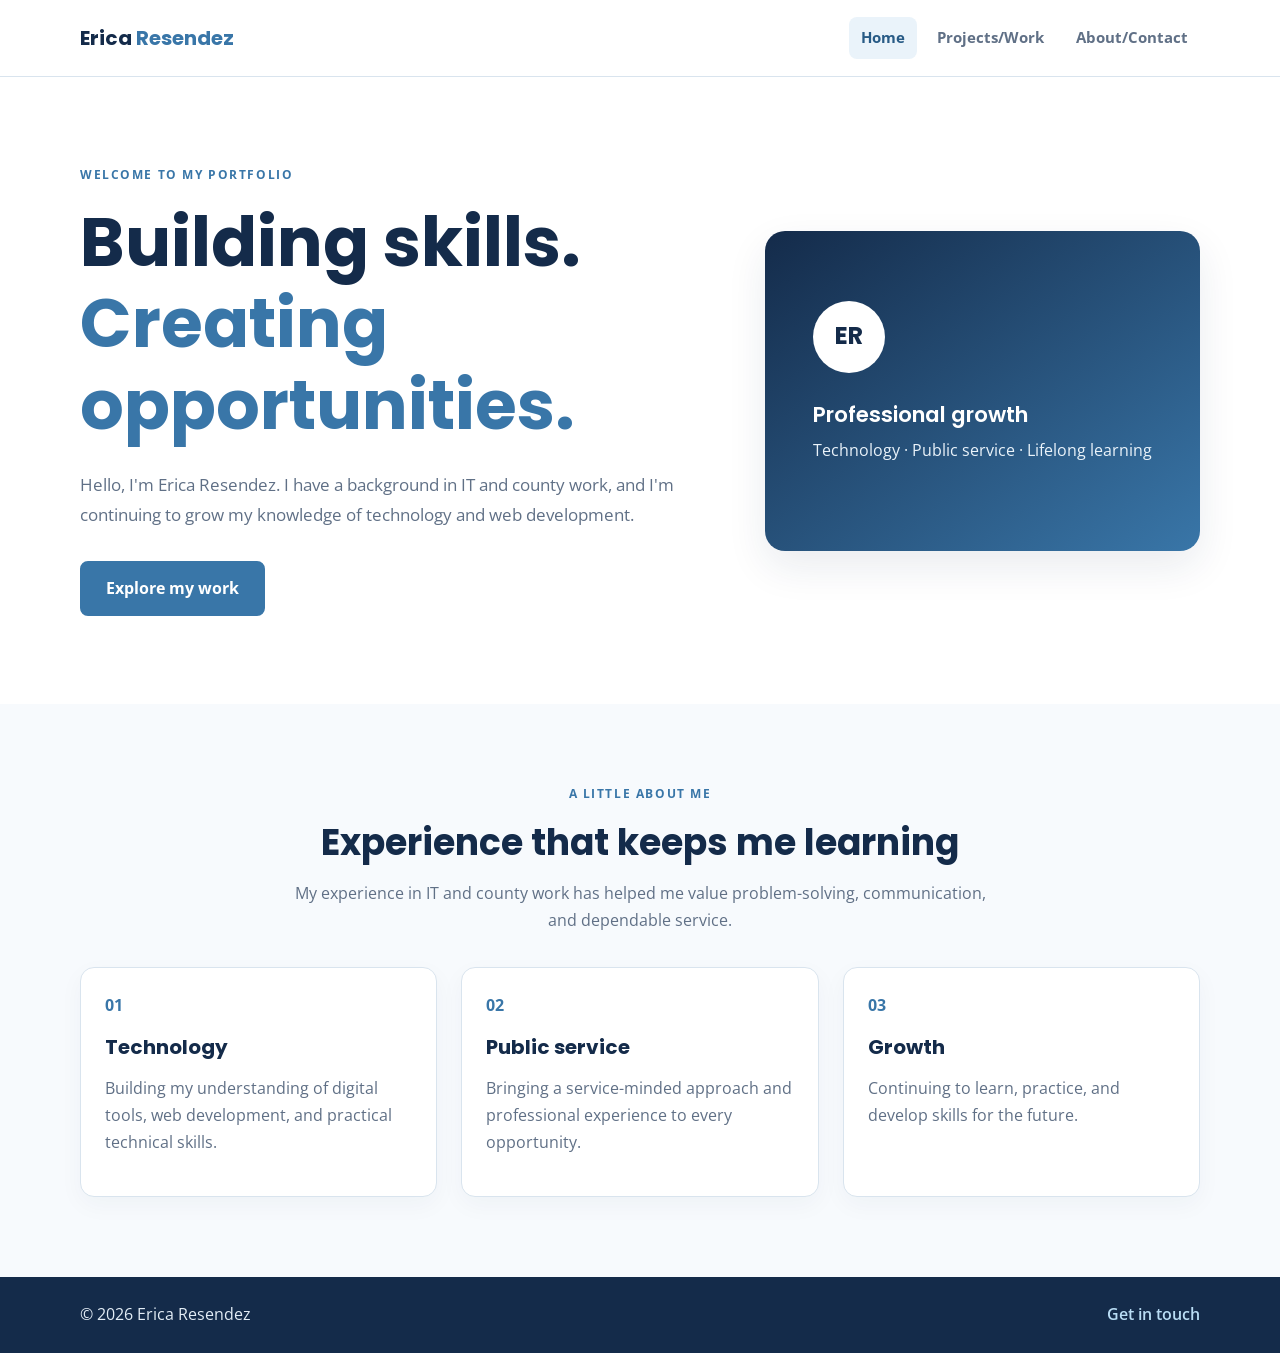
<file: index.html>
<!DOCTYPE html>
<html lang="en">
<head>
  <meta charset="UTF-8">
  <meta name="viewport" content="width=device-width, initial-scale=1.0">
  <meta name="description" content="The personal portfolio of Erica Resendez.">
  <title>Erica Resendez | Home</title>
  <link rel="preconnect" href="https://fonts.googleapis.com">
  <link rel="preconnect" href="https://fonts.gstatic.com" crossorigin>
  <link href="https://fonts.googleapis.com/css2?family=Open+Sans:wght@400;500;600;700&family=Poppins:wght@500;600;700&display=swap" rel="stylesheet">
  <link rel="stylesheet" href="style.css">
</head>
<body>
  <header class="site-header">
    <div class="container header-inner">
      <a class="brand" href="index.html">Erica <span>Resendez</span></a>
      <nav class="site-nav" aria-label="Main navigation">
        <a class="active" href="index.html" aria-current="page">Home</a>
        <a href="projects.html">Projects/Work</a>
        <a href="about.html">About/Contact</a>
      </nav>
    </div>
  </header>

  <main>
    <section class="hero container">
      <div class="hero-copy">
        <p class="eyebrow">WELCOME TO MY PORTFOLIO</p>
        <h1>Building skills. <span>Creating opportunities.</span></h1>
        <p class="lead">Hello, I'm Erica Resendez. I have a background in IT and county work, and I'm continuing to grow my knowledge of technology and web development.</p>
        <a class="button" href="projects.html">Explore my work</a>
      </div>
      <div class="hero-panel" aria-label="Portfolio introduction">
        <div class="panel-mark">ER</div>
        <p class="panel-title">Professional growth</p>
        <p class="panel-text">Technology · Public service · Lifelong learning</p>
      </div>
    </section>

    <section class="section section-soft">
      <div class="container">
        <div class="section-heading">
          <p class="eyebrow">A LITTLE ABOUT ME</p>
          <h2>Experience that keeps me learning</h2>
          <p>My experience in IT and county work has helped me value problem-solving, communication, and dependable service.</p>
        </div>
        <div class="feature-grid">
          <article class="feature-card">
            <span class="card-number">01</span>
            <h3>Technology</h3>
            <p>Building my understanding of digital tools, web development, and practical technical skills.</p>
          </article>
          <article class="feature-card">
            <span class="card-number">02</span>
            <h3>Public service</h3>
            <p>Bringing a service-minded approach and professional experience to every opportunity.</p>
          </article>
          <article class="feature-card">
            <span class="card-number">03</span>
            <h3>Growth</h3>
            <p>Continuing to learn, practice, and develop skills for the future.</p>
          </article>
        </div>
      </div>
    </section>
  </main>

  <footer class="site-footer">
    <div class="container footer-inner">
      <p>© 2026 Erica Resendez</p>
      <a href="about.html">Get in touch</a>
    </div>
  </footer>
</body>
</html>
</file>
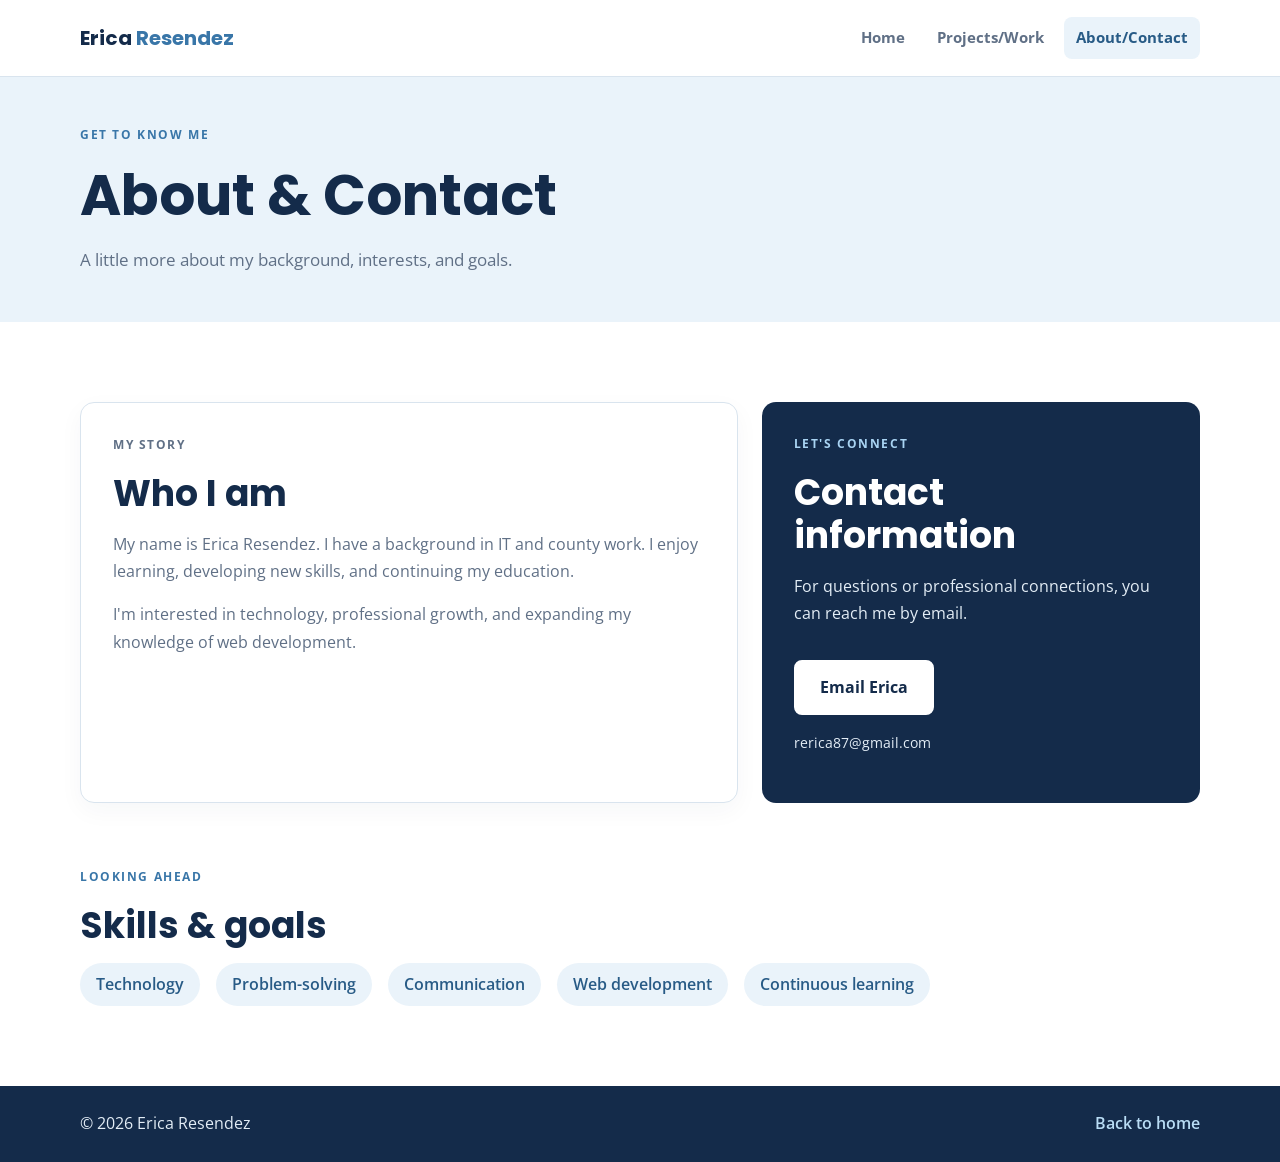
<file: about.html>
<!DOCTYPE html>
<html lang="en">
<head>
  <meta charset="UTF-8">
  <meta name="viewport" content="width=device-width, initial-scale=1.0">
  <meta name="description" content="Learn more about Erica Resendez and contact her.">
  <title>Erica Resendez | About & Contact</title>
  <link rel="preconnect" href="https://fonts.googleapis.com">
  <link rel="preconnect" href="https://fonts.gstatic.com" crossorigin>
  <link href="https://fonts.googleapis.com/css2?family=Open+Sans:wght@400;500;600;700&family=Poppins:wght@500;600;700&display=swap" rel="stylesheet">
  <link rel="stylesheet" href="style.css">
</head>
<body>
  <header class="site-header">
    <div class="container header-inner">
      <a class="brand" href="index.html">Erica <span>Resendez</span></a>
      <nav class="site-nav" aria-label="Main navigation">
        <a href="index.html">Home</a>
        <a href="projects.html">Projects/Work</a>
        <a class="active" href="about.html" aria-current="page">About/Contact</a>
      </nav>
    </div>
  </header>

  <main>
    <section class="page-banner">
      <div class="container">
        <p class="eyebrow">GET TO KNOW ME</p>
        <h1>About &amp; Contact</h1>
        <p class="lead">A little more about my background, interests, and goals.</p>
      </div>
    </section>

    <section class="section container">
      <div class="about-grid">
        <article class="about-card">
          <p class="eyebrow">MY STORY</p>
          <h2>Who I am</h2>
          <p>My name is Erica Resendez. I have a background in IT and county work. I enjoy learning, developing new skills, and continuing my education.</p>
          <p>I'm interested in technology, professional growth, and expanding my knowledge of web development.</p>
        </article>
        <aside class="contact-card" id="contact">
          <p class="eyebrow">LET'S CONNECT</p>
          <h2>Contact information</h2>
          <p>For questions or professional connections, you can reach me by email.</p>
          <a class="button button-light" href="mailto:rerica87@gmail.com">Email Erica</a>
          <p class="contact-email">rerica87@gmail.com</p>
        </aside>
      </div>
      <section class="skills-section">
        <p class="eyebrow">LOOKING AHEAD</p>
        <h2>Skills &amp; goals</h2>
        <div class="skill-list">
          <span>Technology</span><span>Problem-solving</span><span>Communication</span><span>Web development</span><span>Continuous learning</span>
        </div>
      </section>
    </section>
  </main>

  <footer class="site-footer">
    <div class="container footer-inner">
      <p>© 2026 Erica Resendez</p>
      <a href="index.html">Back to home</a>
    </div>
  </footer>
</body>
</html>
</file>
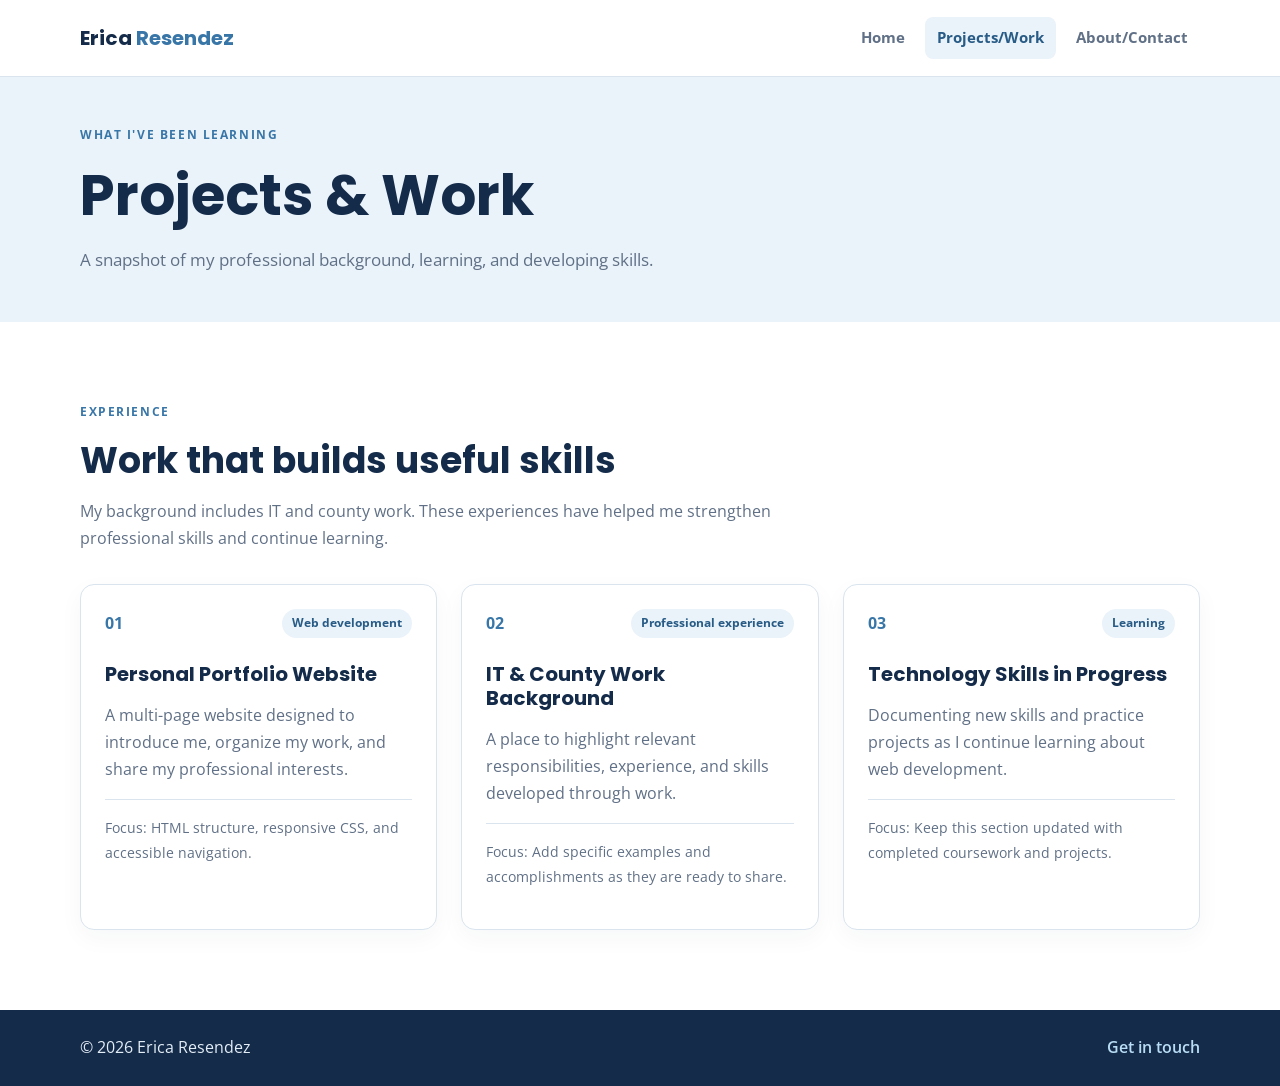
<file: projects.html>
<!DOCTYPE html>
<html lang="en">
<head>
  <meta charset="UTF-8">
  <meta name="viewport" content="width=device-width, initial-scale=1.0">
  <meta name="description" content="Projects, experience, and skills from Erica Resendez.">
  <title>Erica Resendez | Projects & Work</title>
  <link rel="preconnect" href="https://fonts.googleapis.com">
  <link rel="preconnect" href="https://fonts.gstatic.com" crossorigin>
  <link href="https://fonts.googleapis.com/css2?family=Open+Sans:wght@400;500;600;700&family=Poppins:wght@500;600;700&display=swap" rel="stylesheet">
  <link rel="stylesheet" href="style.css">
</head>
<body>
  <header class="site-header">
    <div class="container header-inner">
      <a class="brand" href="index.html">Erica <span>Resendez</span></a>
      <nav class="site-nav" aria-label="Main navigation">
        <a href="index.html">Home</a>
        <a class="active" href="projects.html" aria-current="page">Projects/Work</a>
        <a href="about.html">About/Contact</a>
      </nav>
    </div>
  </header>

  <main>
    <section class="page-banner">
      <div class="container">
        <p class="eyebrow">WHAT I'VE BEEN LEARNING</p>
        <h1>Projects &amp; Work</h1>
        <p class="lead">A snapshot of my professional background, learning, and developing skills.</p>
      </div>
    </section>

    <section class="section container">
      <div class="section-heading align-left">
        <p class="eyebrow">EXPERIENCE</p>
        <h2>Work that builds useful skills</h2>
        <p>My background includes IT and county work. These experiences have helped me strengthen professional skills and continue learning.</p>
      </div>
      <div class="project-grid">
        <article class="project-card">
          <div class="project-top"><span>01</span><span class="tag">Web development</span></div>
          <h3>Personal Portfolio Website</h3>
          <p>A multi-page website designed to introduce me, organize my work, and share my professional interests.</p>
          <p class="project-note">Focus: HTML structure, responsive CSS, and accessible navigation.</p>
        </article>
        <article class="project-card">
          <div class="project-top"><span>02</span><span class="tag">Professional experience</span></div>
          <h3>IT &amp; County Work Background</h3>
          <p>A place to highlight relevant responsibilities, experience, and skills developed through work.</p>
          <p class="project-note">Focus: Add specific examples and accomplishments as they are ready to share.</p>
        </article>
        <article class="project-card">
          <div class="project-top"><span>03</span><span class="tag">Learning</span></div>
          <h3>Technology Skills in Progress</h3>
          <p>Documenting new skills and practice projects as I continue learning about web development.</p>
          <p class="project-note">Focus: Keep this section updated with completed coursework and projects.</p>
        </article>
      </div>
    </section>
  </main>

  <footer class="site-footer">
    <div class="container footer-inner">
      <p>© 2026 Erica Resendez</p>
      <a href="about.html">Get in touch</a>
    </div>
  </footer>
</body>
</html>
</file>
<file: style.css>
/* Erica Resendez Portfolio
   Palette: navy #142B4A, blue #3976A8, pale blue #EAF3FA, white #FFFFFF
   Spacing scale: 8px increments (8, 16, 24, 32, 48, 64)
*/
:root {
  --navy: #142B4A;
  --blue: #3976A8;
  --blue-dark: #285B86;
  --pale-blue: #EAF3FA;
  --white: #FFFFFF;
  --ink: #233247;
  --muted: #607086;
  --border: #D9E4EE;
  --surface: #F7FAFD;
  --shadow: 0 16px 40px rgba(20, 43, 74, 0.09);
  --space-1: 8px;
  --space-2: 16px;
  --space-3: 24px;
  --space-4: 32px;
  --space-5: 48px;
  --space-6: 64px;
}

* { box-sizing: border-box; }

html { scroll-behavior: smooth; }

body {
  margin: 0;
  color: var(--ink);
  background: var(--white);
  font-family: "Open Sans", sans-serif;
  font-size: 16px;
  line-height: 1.7;
}

img { max-width: 100%; height: auto; }

a { color: var(--blue-dark); }

a:focus-visible {
  outline: 3px solid #F0B64D;
  outline-offset: 4px;
  border-radius: 4px;
}

h1, h2, h3, .brand {
  font-family: "Poppins", sans-serif;
  line-height: 1.2;
  color: var(--navy);
}

h1 { margin: 0 0 var(--space-3); font-size: clamp(2.25rem, 7vw, 4.25rem); }
h2 { margin: 0 0 var(--space-2); font-size: clamp(1.65rem, 4vw, 2.25rem); }
h3 { margin: 0 0 var(--space-2); font-size: 1.25rem; }
p { margin: 0 0 var(--space-2); }

.container {
  width: min(1120px, calc(100% - 32px));
  margin-inline: auto;
}

.site-header {
  background: var(--white);
  border-bottom: 1px solid var(--border);
}

.header-inner {
  min-height: 76px;
  display: flex;
  flex-direction: column;
  align-items: center;
  justify-content: center;
  gap: var(--space-2);
  padding-block: var(--space-2);
}

.brand {
  color: var(--navy);
  font-size: 1.25rem;
  font-weight: 700;
  text-decoration: none;
  white-space: nowrap;
}

.brand span { color: var(--blue); }

.site-nav {
  display: flex;
  flex-wrap: wrap;
  justify-content: center;
  gap: 4px;
}

.site-nav a {
  padding: 8px 10px;
  color: var(--muted);
  font-size: 0.88rem;
  font-weight: 700;
  text-decoration: none;
  border-radius: 8px;
}

.site-nav a:hover,
.site-nav a.active {
  color: var(--blue-dark);
  background: var(--pale-blue);
}

.hero {
  display: grid;
  grid-template-columns: 1fr;
  gap: var(--space-5);
  align-items: center;
  padding-block: var(--space-6);
}

.hero-copy { max-width: 680px; }
.hero-copy h1 span { color: var(--blue); }
.lead { color: var(--muted); font-size: 1.08rem; max-width: 680px; }

.eyebrow {
  margin-bottom: var(--space-2);
  color: var(--blue);
  font-size: 0.76rem;
  font-weight: 700;
  letter-spacing: 0.13em;
}

.button {
  display: inline-block;
  margin-top: var(--space-2);
  padding: 12px 24px;
  color: var(--white);
  background: var(--blue);
  border: 2px solid var(--blue);
  border-radius: 8px;
  font-weight: 700;
  text-decoration: none;
  transition: background 160ms ease, transform 160ms ease;
}

.button:hover { background: var(--blue-dark); border-color: var(--blue-dark); transform: translateY(-2px); }

.hero-panel {
  min-height: 240px;
  display: flex;
  flex-direction: column;
  justify-content: center;
  align-items: flex-start;
  padding: var(--space-4);
  color: var(--white);
  background: linear-gradient(145deg, var(--navy), var(--blue));
  border-radius: 20px;
  box-shadow: var(--shadow);
}

.panel-mark {
  display: grid;
  width: 72px;
  height: 72px;
  margin-bottom: var(--space-3);
  place-items: center;
  color: var(--navy);
  background: var(--white);
  border-radius: 50%;
  font-family: "Poppins", sans-serif;
  font-size: 1.5rem;
  font-weight: 700;
}

.panel-title { margin-bottom: 4px; font-family: "Poppins", sans-serif; font-size: 1.35rem; font-weight: 600; }
.panel-text { color: #EAF3FA; }

.section { padding-block: var(--space-6); }
.section-soft { background: var(--surface); }
.section-heading { max-width: 700px; margin: 0 auto var(--space-4); text-align: center; }
.section-heading p:last-child { color: var(--muted); }
.section-heading.align-left { margin-left: 0; text-align: left; }

.feature-grid,
.project-grid {
  display: grid;
  grid-template-columns: 1fr;
  gap: var(--space-3);
}

.feature-card,
.project-card,
.about-card {
  padding: var(--space-3);
  background: var(--white);
  border: 1px solid var(--border);
  border-radius: 14px;
  box-shadow: 0 8px 24px rgba(20, 43, 74, 0.04);
}

.card-number { display: inline-block; margin-bottom: var(--space-2); color: var(--blue); font-weight: 700; }
.feature-card p, .project-card p, .about-card p { color: var(--muted); }

.page-banner {
  padding-block: var(--space-5);
  background: var(--pale-blue);
}

.page-banner h1 { margin-bottom: var(--space-2); font-size: clamp(2.1rem, 6vw, 3.5rem); }
.page-banner .lead { margin-bottom: 0; }

.project-top {
  display: flex;
  flex-wrap: wrap;
  justify-content: space-between;
  align-items: center;
  gap: var(--space-1);
  margin-bottom: var(--space-3);
  color: var(--blue);
  font-weight: 700;
}

.tag {
  padding: 4px 10px;
  color: var(--blue-dark);
  background: var(--pale-blue);
  border-radius: 999px;
  font-size: 0.75rem;
}

.project-note { padding-top: var(--space-2); border-top: 1px solid var(--border); font-size: 0.9rem; }

.about-grid {
  display: grid;
  grid-template-columns: 1fr;
  gap: var(--space-3);
  align-items: stretch;
}

.about-card { padding: var(--space-4); }
.contact-card {
  padding: var(--space-4);
  color: var(--white);
  background: var(--navy);
  border-radius: 14px;
}
.contact-card h2 { color: var(--white); }
.contact-card .eyebrow { color: #A9D4F3; }
.contact-card p { color: #E3EDF6; }
.button-light { color: var(--navy); background: var(--white); border-color: var(--white); }
.button-light:hover { color: var(--white); background: transparent; border-color: var(--white); }
.contact-email { margin-top: var(--space-2); overflow-wrap: anywhere; font-size: 0.9rem; }

.skills-section { margin-top: var(--space-6); }
.skill-list { display: flex; flex-wrap: wrap; gap: var(--space-2); }
.skill-list span { padding: 8px 16px; color: var(--blue-dark); background: var(--pale-blue); border-radius: 999px; font-weight: 600; }

.site-footer { color: #E3EDF6; background: var(--navy); }
.footer-inner {
  display: flex;
  flex-direction: column;
  align-items: center;
  justify-content: space-between;
  gap: var(--space-1);
  padding-block: var(--space-3);
  text-align: center;
}
.footer-inner p { margin: 0; }
.footer-inner a { color: #B9DDF5; font-weight: 600; text-decoration: none; }
.footer-inner a:hover { text-decoration: underline; }

/* Tablet: wider navigation and two-column content cards at 768px and up. */
@media (min-width: 768px) {
  .container { width: min(1120px, calc(100% - 64px)); }
  .header-inner { flex-direction: row; justify-content: space-between; }
  .site-nav { gap: var(--space-1); }
  .site-nav a { padding: 8px 12px; font-size: 0.95rem; }
  .hero { grid-template-columns: 1.2fr 0.8fr; gap: var(--space-4); }
  .feature-grid { grid-template-columns: repeat(3, minmax(0, 1fr)); }
  .project-grid { grid-template-columns: repeat(2, minmax(0, 1fr)); }
  .about-grid { grid-template-columns: 1.2fr 0.8fr; }
  .footer-inner { flex-direction: row; text-align: left; }
}

/* Desktop: add breathing room and use three project columns at 1200px and up. */
@media (min-width: 1200px) {
  .hero { padding-block: 88px; }
  .hero-panel { min-height: 320px; padding: var(--space-5); }
  .project-grid { grid-template-columns: repeat(3, minmax(0, 1fr)); }
  .section { padding-block: 80px; }
}
</file>
